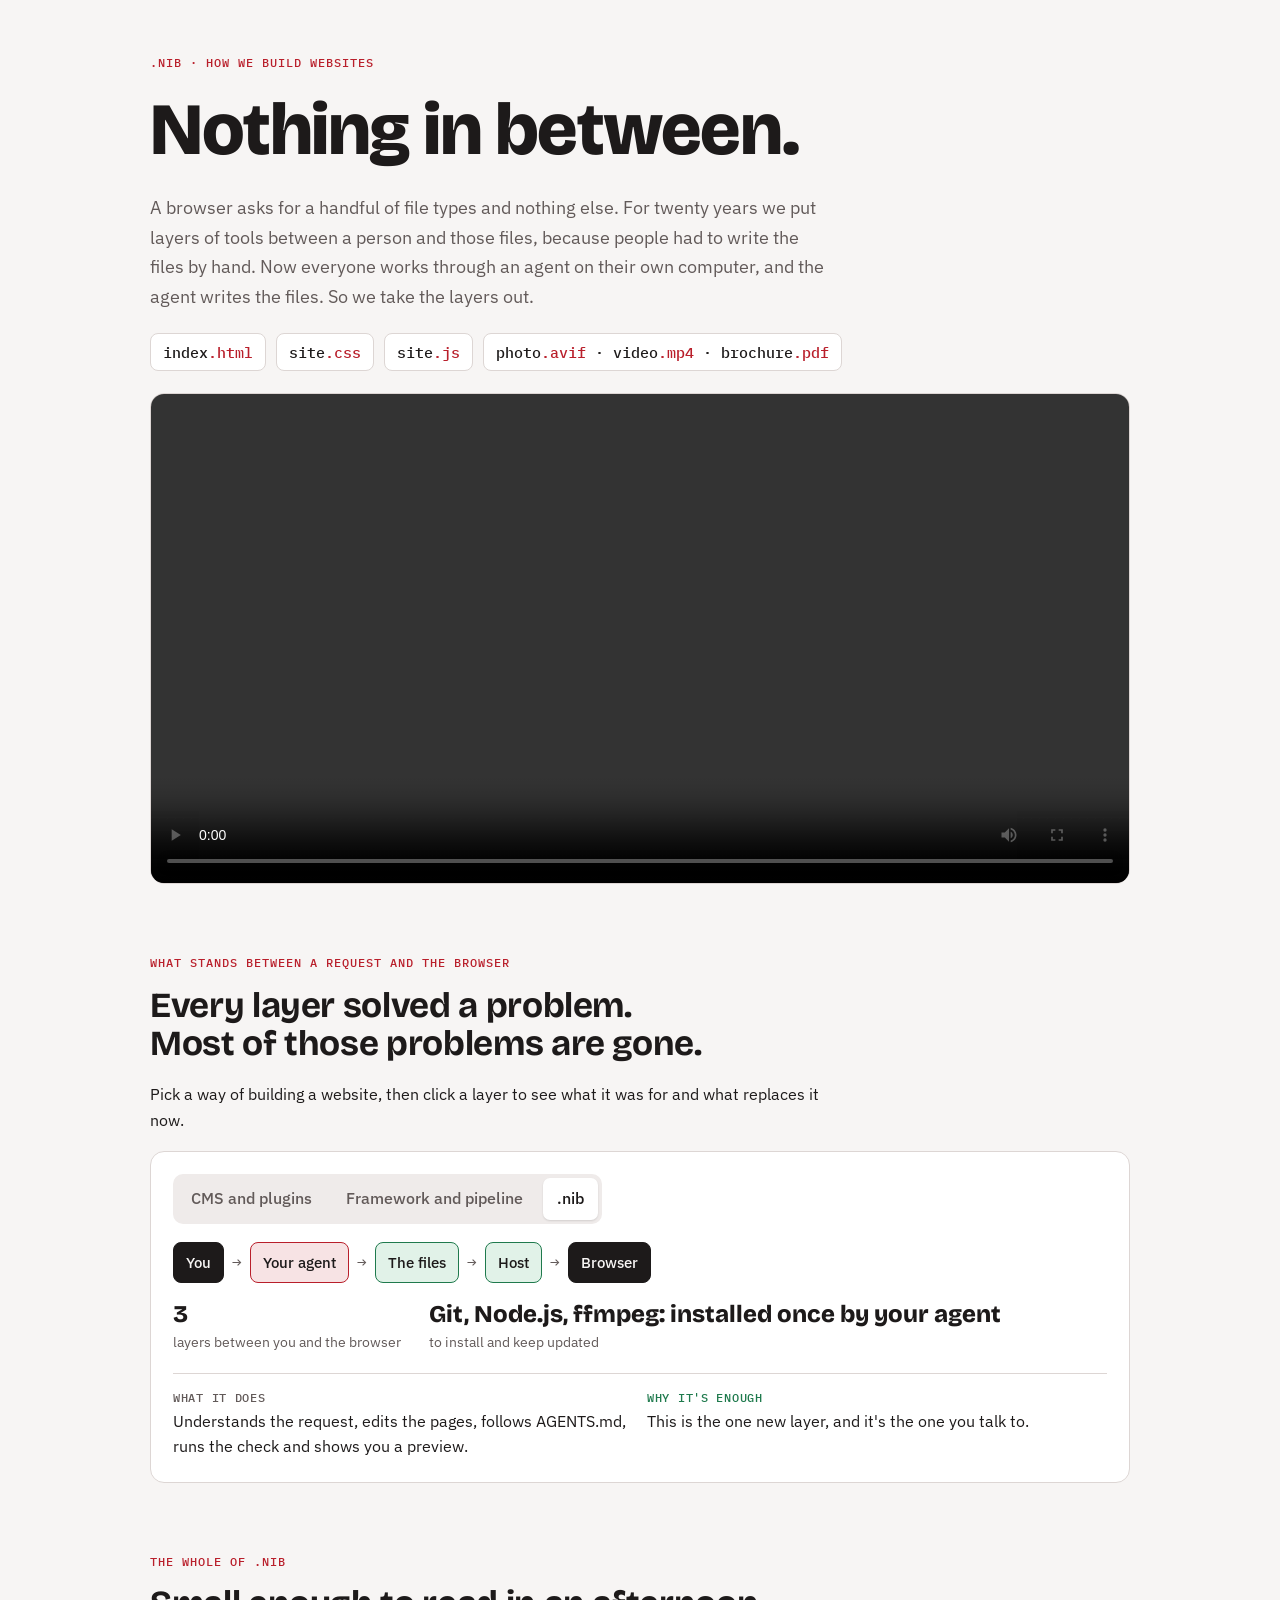
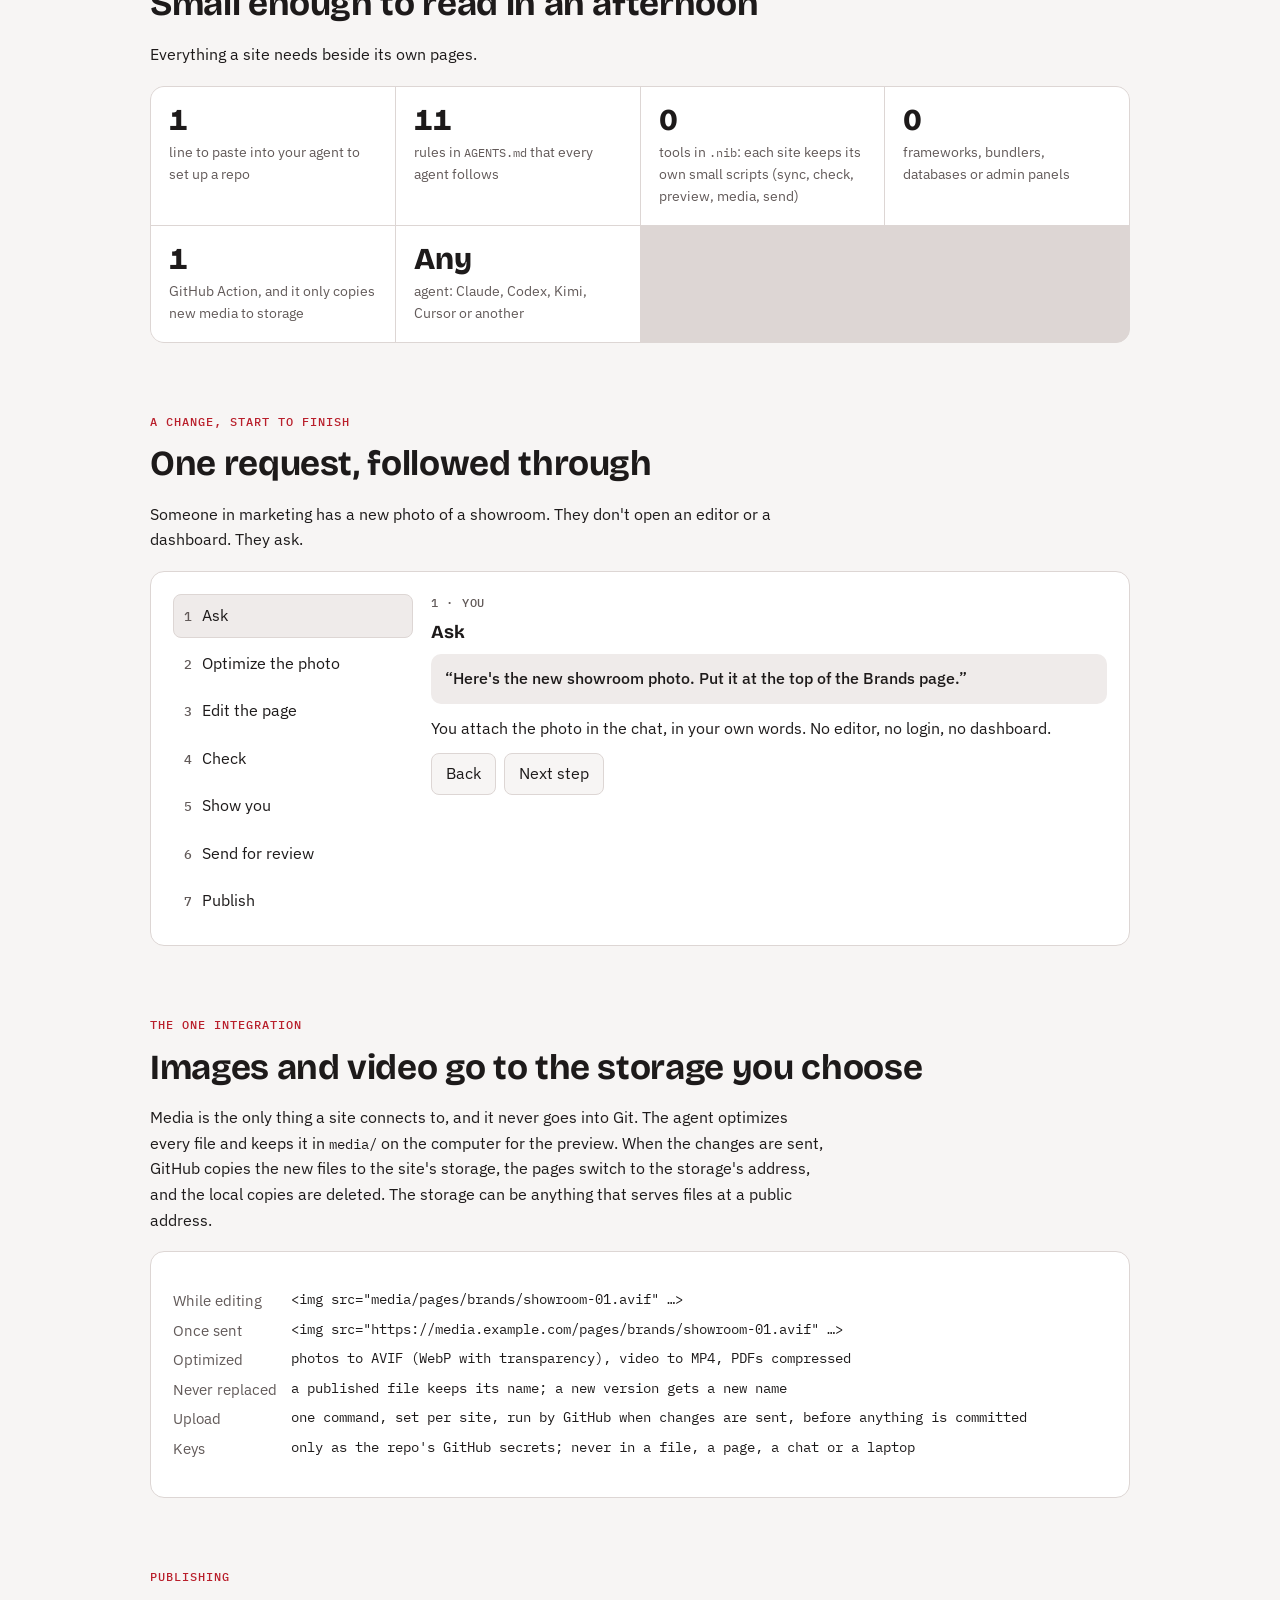
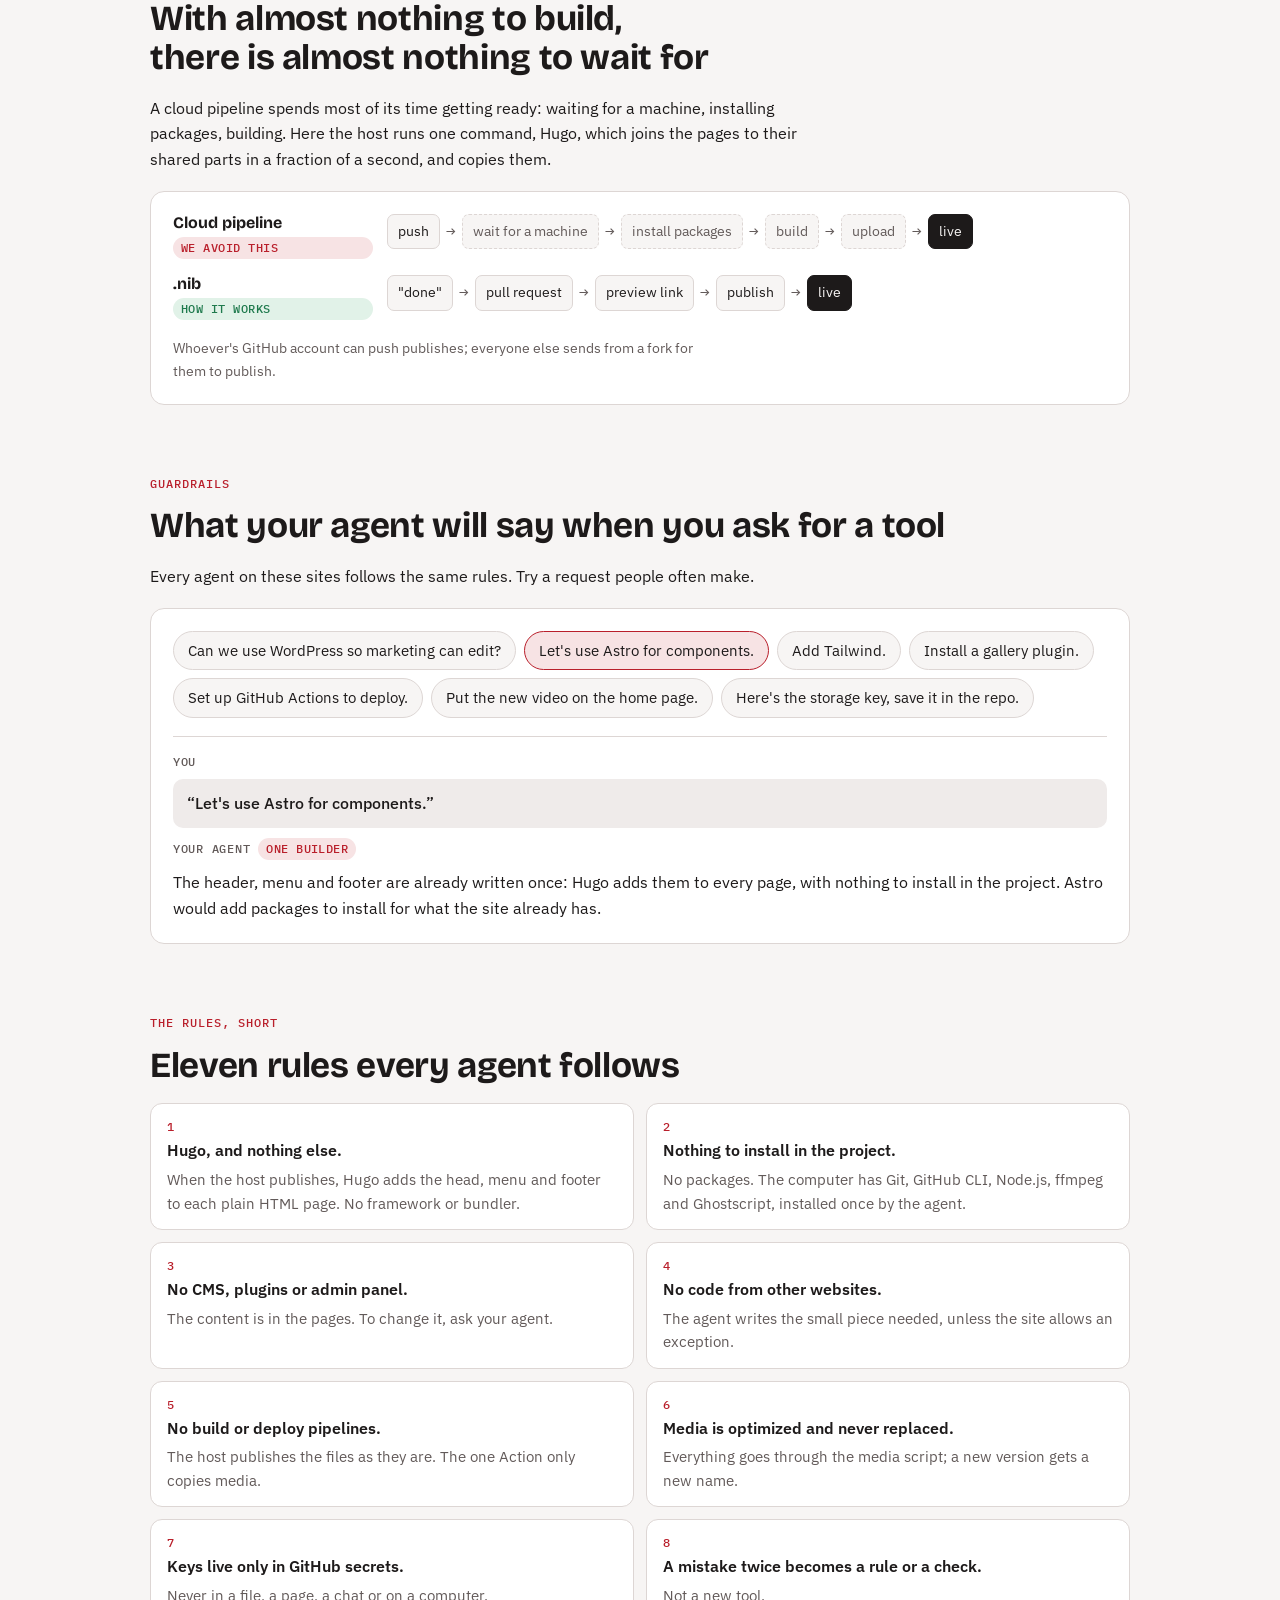
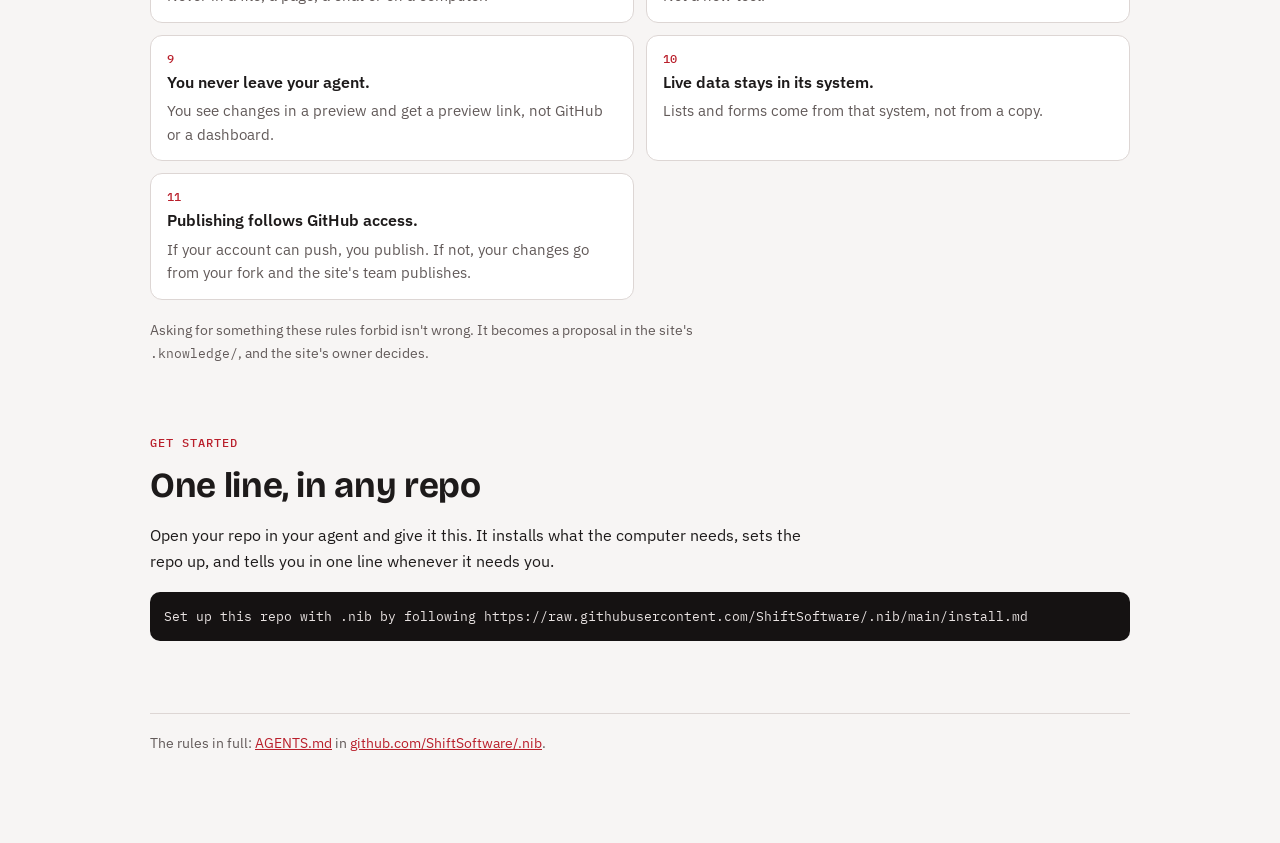
<file: guide/index.html>
<!doctype html>
<html lang="en">
<head>
<meta charset="utf-8">
<meta name="viewport" content="width=device-width, initial-scale=1">
<title>Nothing in Between</title>
<link rel="preconnect" href="https://fonts.googleapis.com">
<link rel="preconnect" href="https://fonts.gstatic.com" crossorigin>
<link rel="stylesheet" href="https://fonts.googleapis.com/css2?family=Bricolage+Grotesque:opsz,wght@12..96,500;12..96,700;12..96,800&family=IBM+Plex+Sans:wght@400;500;600&family=IBM+Plex+Mono:wght@400;500&display=swap">
<style>
/* Layout: one reading column with wide "figure" panels; each section is one idea with one interaction. */
:root{
  --bg:#f7f5f4; --surface:#ffffff; --sunk:#efebea; --line:#ddd6d4;
  --fg:#1d1a1a; --muted:#625a59; --accent:#b91f2b; --accent-soft:#f7e3e4;
  --ok:#1f7a4d; --ok-soft:#e1f2e8; --warn:#9a6200; --warn-soft:#fbefd9; --plan:#3b5bab; --plan-soft:#e4eaf8;
  --display:"Bricolage Grotesque",ui-sans-serif,system-ui,sans-serif;
  --body:"IBM Plex Sans",ui-sans-serif,system-ui,-apple-system,"Segoe UI",sans-serif;
  --mono:"IBM Plex Mono",ui-monospace,Consolas,monospace;
}
@media (prefers-color-scheme:dark){:root:not([data-theme="light"]){
  --bg:#161313; --surface:#201c1c; --sunk:#2a2525; --line:#3a3333;
  --fg:#f1ecec; --muted:#b2a8a7; --accent:#ec5a63; --accent-soft:#3d1c1f;
  --ok:#5fcf93; --ok-soft:#173226; --warn:#e8b25a; --warn-soft:#382a12; --plan:#8fa8ec; --plan-soft:#1d2540; color-scheme:dark}}
:root[data-theme="dark"]{
  --bg:#161313; --surface:#201c1c; --sunk:#2a2525; --line:#3a3333;
  --fg:#f1ecec; --muted:#b2a8a7; --accent:#ec5a63; --accent-soft:#3d1c1f;
  --ok:#5fcf93; --ok-soft:#173226; --warn:#e8b25a; --warn-soft:#382a12; --plan:#8fa8ec; --plan-soft:#1d2540; color-scheme:dark}
*{box-sizing:border-box}
body{background:var(--bg);color:var(--fg);font:16px/1.6 var(--body);
  padding-left:max(16px,env(safe-area-inset-left,0px));padding-right:max(16px,env(safe-area-inset-right,0px))}
.wrap{max-width:980px;margin:0 auto;padding-block:48px 80px;display:flex;flex-direction:column;gap:72px}
h1,h2,h3{font-family:var(--display);text-wrap:balance;margin:0;line-height:1.1}
h1{font-size:clamp(2.6rem,7vw,4.6rem);font-weight:800;letter-spacing:-.02em}
h2{font-size:clamp(1.6rem,3.6vw,2.2rem);font-weight:700;letter-spacing:-.01em}
h3{font-size:1.15rem;font-weight:700}
p{margin:0;max-width:68ch}
code,.mono{font-family:var(--mono);font-size:.88em}
.eyebrow{font:500 .78rem/1 var(--mono);letter-spacing:.08em;text-transform:uppercase;color:var(--accent)}
.lede{font-size:1.15rem;color:var(--muted);max-width:62ch}
section{display:flex;flex-direction:column;gap:18px}
.figure{background:var(--surface);border:1px solid var(--line);border-radius:14px;padding:22px;display:flex;flex-direction:column;gap:18px}
button{font:inherit;color:inherit;cursor:pointer}
button:focus-visible,a:focus-visible{outline:2px solid var(--accent);outline-offset:2px}
a{color:var(--accent)}

/* hero files */
.hero{display:flex;flex-direction:column;gap:22px}
.files{display:flex;flex-wrap:wrap;gap:10px}
.file{font:500 .95rem var(--mono);padding:8px 12px;border-radius:8px;background:var(--surface);border:1px solid var(--line)}
.file b{color:var(--accent);font-weight:500}

/* tabs */
.tabs{display:flex;flex-wrap:wrap;gap:6px;background:var(--sunk);padding:4px;border-radius:10px;align-self:flex-start}
.tabs button{border:0;background:transparent;padding:8px 14px;border-radius:7px;font-weight:500;color:var(--muted)}
.tabs button[aria-selected="true"]{background:var(--surface);color:var(--fg);box-shadow:0 1px 2px rgba(0,0,0,.12)}

/* chain */
.chain{display:flex;flex-wrap:wrap;align-items:center;gap:8px}
.node{border:1px solid var(--line);background:var(--bg);border-radius:8px;padding:8px 12px;font-size:.92rem;font-weight:500;text-align:start}
.node.end{background:var(--fg);color:var(--bg);border-color:var(--fg);cursor:default}
.node.layer:hover{border-color:var(--accent)}
.node.layer[aria-pressed="true"]{border-color:var(--accent);background:var(--accent-soft)}
.node.agent{border-color:var(--ok);background:var(--ok-soft)}
.arrow{color:var(--muted);font-family:var(--mono)}
.counts{display:flex;flex-wrap:wrap;gap:28px}
.count{min-width:0}.count b{display:block;font:800 1.5rem/1.15 var(--display);font-variant-numeric:tabular-nums}
.count span{font-size:.85rem;color:var(--muted)}
.explain{display:grid;grid-template-columns:1fr 1fr;gap:14px;border-top:1px solid var(--line);padding-top:16px}
.explain > div{min-width:0;display:flex;flex-direction:column;gap:4px}
.explain .k{font:500 .75rem var(--mono);letter-spacing:.06em;text-transform:uppercase;color:var(--muted)}
.explain .now .k{color:var(--ok)}
.hint{color:var(--muted);font-size:.9rem}

/* numbers */
.stats{display:grid;grid-template-columns:repeat(4,minmax(0,1fr));gap:1px;background:var(--line);border:1px solid var(--line);border-radius:14px;overflow:hidden}
.stat{background:var(--surface);padding:18px;display:flex;flex-direction:column;gap:4px;min-width:0}
.stat b{font:800 1.9rem/1.05 var(--display);font-variant-numeric:tabular-nums}
.stat span{font-size:.86rem;color:var(--muted)}

/* stepper */
.steps{display:grid;grid-template-columns:240px minmax(0,1fr);gap:18px}
.steplist{display:flex;flex-direction:column;gap:4px;margin:0;padding:0;list-style:none}
.steplist button{width:100%;text-align:start;border:1px solid transparent;background:transparent;border-radius:8px;padding:8px 10px;display:flex;gap:10px;align-items:baseline}
.steplist button .n{font:500 .8rem var(--mono);color:var(--muted)}
.steplist button[aria-current="step"]{background:var(--sunk);border-color:var(--line)}
.stepbody{display:flex;flex-direction:column;gap:12px;min-width:0}
.who{font:500 .78rem var(--mono);text-transform:uppercase;letter-spacing:.06em;color:var(--muted)}
.say{background:var(--sunk);border-radius:10px;padding:12px 14px;font-weight:500}
.term{background:#151212;color:#e9e3e2;border-radius:10px;padding:14px;font:.84rem/1.55 var(--mono);overflow-x:auto;white-space:pre}
.term .c{color:#9b908f}.term .g{color:#6fd39d}.term .r{color:#ff8a92}
.stepnav{display:flex;gap:8px}
.stepnav button{border:1px solid var(--line);background:var(--bg);border-radius:8px;padding:7px 14px}

/* pills */
.pill{display:inline-block;font:500 .72rem/1 var(--mono);letter-spacing:.04em;text-transform:uppercase;padding:5px 8px;border-radius:99px;white-space:nowrap}
.pill.done{background:var(--ok-soft);color:var(--ok)}
.pill.build{background:var(--plan-soft);color:var(--plan)}
.pill.explore{background:var(--warn-soft);color:var(--warn)}
.pill.no{background:var(--accent-soft);color:var(--accent)}

/* media */
.media{display:grid;grid-template-columns:minmax(0,1fr) minmax(0,1fr);gap:18px}
.media > div{min-width:0;display:flex;flex-direction:column;gap:10px}
.kv{display:grid;grid-template-columns:auto minmax(0,1fr);gap:6px 14px;font-size:.92rem}
.kv dt{color:var(--muted)} .kv dd{margin:0;font-family:var(--mono);font-size:.85rem;overflow-wrap:anywhere}
.same{color:var(--ok);font-weight:600}

/* release lanes */
.lanes{display:flex;flex-direction:column;gap:16px}
.lane{display:grid;grid-template-columns:200px minmax(0,1fr);gap:14px;align-items:start}
.lane-head{display:flex;flex-direction:column;gap:6px}
.lane-head h3{font-size:1rem}
.track{display:flex;flex-wrap:wrap;gap:6px;align-items:center}
.box{font-size:.85rem;padding:6px 10px;border-radius:7px;border:1px solid var(--line);background:var(--bg)}
.box.slow{border-style:dashed;color:var(--muted)}
.box.live{background:var(--fg);color:var(--bg);border-color:var(--fg)}
.qs{margin:0;padding-inline-start:20px;display:flex;flex-direction:column;gap:6px}

/* ask the agent */
.asks{display:flex;flex-wrap:wrap;gap:8px}
.asks button{border:1px solid var(--line);background:var(--bg);border-radius:99px;padding:7px 14px;font-size:.92rem}
.asks button[aria-pressed="true"]{border-color:var(--accent);background:var(--accent-soft)}
.reply{display:flex;flex-direction:column;gap:10px;border-top:1px solid var(--line);padding-top:16px}
.reply p{max-width:none}

/* rules */
.rules{display:grid;grid-template-columns:repeat(2,minmax(0,1fr));gap:12px;margin:0;padding:0;list-style:none;counter-reset:r}
.rules li{background:var(--surface);border:1px solid var(--line);border-radius:12px;padding:14px 16px;display:flex;flex-direction:column;gap:4px;counter-increment:r;min-width:0}
.rules li::before{content:counter(r);font:500 .78rem var(--mono);color:var(--accent)}
.rules li b{font-weight:600}
.rules li span{color:var(--muted);font-size:.92rem}

/* status */
.status{width:100%;border-collapse:collapse;font-size:.94rem}
.status td{padding:10px 8px;border-top:1px solid var(--line);vertical-align:top}
.status td:first-child{font-weight:600;width:28%}
.status td:last-child{width:1%;text-align:end}
.tablewrap{overflow-x:auto}
footer{color:var(--muted);font-size:.88rem;border-top:1px solid var(--line);padding-top:18px}

@media (max-width:720px){
  .explain,.media{grid-template-columns:1fr}
  .stats{grid-template-columns:repeat(2,minmax(0,1fr))}
  .steps{grid-template-columns:1fr}
  .steplist{flex-direction:row;flex-wrap:wrap}
  .steplist button{width:auto}
  .steplist button .t{display:none}
  .lane{grid-template-columns:1fr}
  .rules{grid-template-columns:1fr}
}
@media (prefers-reduced-motion:no-preference){
  .node,.tabs button,.asks button,.steplist button{transition:background .15s,border-color .15s}
}
</style>
</head>
<body>
<div class="wrap">

<header class="hero">
  <span class="eyebrow">.nib · how we build websites</span>
  <h1>Nothing in between.</h1>
  <p class="lede">A browser asks for a handful of file types and nothing else. For twenty years we put layers of tools between a person and those files, because people had to write the files by hand. Now everyone works through an agent on their own computer, and the agent writes the files. So we take the layers out.</p>
  <div class="files" aria-label="What a browser asks for">
    <span class="file">index<b>.html</b></span>
    <span class="file">site<b>.css</b></span>
    <span class="file">site<b>.js</b></span>
    <span class="file">photo<b>.avif</b> · video<b>.mp4</b> · brochure<b>.pdf</b></span>
  </div>
  <video src="nib-explainer.mp4" controls playsinline preload="metadata" width="1280" height="720" style="width:100%;height:auto;border-radius:14px;border:1px solid var(--line)"></video>
</header>

<section aria-labelledby="s-layers">
  <span class="eyebrow">What stands between a request and the browser</span>
  <h2 id="s-layers">Every layer solved a problem. Most of those problems are gone.</h2>
  <p>Pick a way of building a website, then click a layer to see what it was for and what replaces it now.</p>
  <div class="figure">
    <div class="tabs" role="tablist" aria-label="Ways of building a website">
      <button role="tab" aria-selected="false" data-era="wp">CMS and plugins</button>
      <button role="tab" aria-selected="false" data-era="fw">Framework and pipeline</button>
      <button role="tab" aria-selected="true" data-era="ag">.nib</button>
    </div>
    <div class="chain" id="chain" aria-live="polite"></div>
    <div class="counts" id="counts"></div>
    <div class="explain" id="explain"></div>
  </div>
</section>

<section aria-labelledby="s-numbers">
  <span class="eyebrow">The whole of .nib</span>
  <h2 id="s-numbers">Small enough to read in an afternoon</h2>
  <p>Everything a site needs beside its own pages.</p>
  <div class="stats">
    <div class="stat"><b>1</b><span>line to paste into your agent to set up a repo</span></div>
    <div class="stat"><b>11</b><span>rules in <code>AGENTS.md</code> that every agent follows</span></div>
    <div class="stat"><b>0</b><span>tools in <code>.nib</code>: each site keeps its own small scripts (sync, check, preview, media, send)</span></div>
    <div class="stat"><b>0</b><span>frameworks, bundlers, databases or admin panels</span></div>
    <div class="stat"><b>1</b><span>GitHub Action, and it only copies new media to storage</span></div>
    <div class="stat"><b>Any</b><span>agent: Claude, Codex, Kimi, Cursor or another</span></div>
  </div>
</section>

<section aria-labelledby="s-change">
  <span class="eyebrow">A change, start to finish</span>
  <h2 id="s-change">One request, followed through</h2>
  <p>Someone in marketing has a new photo of a showroom. They don't open an editor or a dashboard. They ask.</p>
  <div class="figure">
    <div class="steps">
      <ol class="steplist" id="steplist"></ol>
      <div class="stepbody" id="stepbody" aria-live="polite"></div>
    </div>
  </div>
</section>

<section aria-labelledby="s-media">
  <span class="eyebrow">The one integration</span>
  <h2 id="s-media">Images and video go to the storage you choose</h2>
  <p>Media is the only thing a site connects to, and it never goes into Git. The agent optimizes every file and keeps it in <code>media/</code> on the computer for the preview. When the changes are sent, GitHub copies the new files to the site's storage, the pages switch to the storage's address, and the local copies are deleted. The storage can be anything that serves files at a public address.</p>
  <div class="figure">
    <dl class="kv">
      <dt>While editing</dt><dd>&lt;img src="media/pages/brands/showroom-01.avif" …&gt;</dd>
      <dt>Once sent</dt><dd>&lt;img src="https://media.example.com/pages/brands/showroom-01.avif" …&gt;</dd>
      <dt>Optimized</dt><dd>photos to AVIF (WebP with transparency), video to MP4, PDFs compressed</dd>
      <dt>Never replaced</dt><dd>a published file keeps its name; a new version gets a new name</dd>
      <dt>Upload</dt><dd>one command, set per site, run by GitHub when changes are sent, before anything is committed</dd>
      <dt>Keys</dt><dd>only as the repo's GitHub secrets; never in a file, a page, a chat or a laptop</dd>
    </dl>
  </div>
</section>

<section aria-labelledby="s-release">
  <span class="eyebrow">Publishing</span>
  <h2 id="s-release">With almost nothing to build, there is almost nothing to wait for</h2>
  <p>A cloud pipeline spends most of its time getting ready: waiting for a machine, installing packages, building. Here the host runs one command, Hugo, which joins the pages to their shared parts in a fraction of a second, and copies them.</p>
  <div class="figure lanes">
    <div class="lane">
      <div class="lane-head"><h3>Cloud pipeline</h3><span class="pill no">we avoid this</span></div>
      <div class="track">
        <span class="box">push</span><span class="arrow">→</span>
        <span class="box slow">wait for a machine</span><span class="arrow">→</span>
        <span class="box slow">install packages</span><span class="arrow">→</span>
        <span class="box slow">build</span><span class="arrow">→</span>
        <span class="box slow">upload</span><span class="arrow">→</span>
        <span class="box live">live</span>
      </div>
    </div>
    <div class="lane">
      <div class="lane-head"><h3>.nib</h3><span class="pill done">how it works</span></div>
      <div class="track">
        <span class="box">"done"</span><span class="arrow">→</span>
        <span class="box">pull request</span><span class="arrow">→</span>
        <span class="box">preview link</span><span class="arrow">→</span>
        <span class="box">publish</span><span class="arrow">→</span>
        <span class="box live">live</span>
      </div>
    </div>
    <p class="hint">Whoever's GitHub account can push publishes; everyone else sends from a fork for them to publish.</p>
  </div>
</section>

<section aria-labelledby="s-ask">
  <span class="eyebrow">Guardrails</span>
  <h2 id="s-ask">What your agent will say when you ask for a tool</h2>
  <p>Every agent on these sites follows the same rules. Try a request people often make.</p>
  <div class="figure">
    <div class="asks" id="asks"></div>
    <div class="reply" id="reply" aria-live="polite"></div>
  </div>
</section>

<section aria-labelledby="s-rules">
  <span class="eyebrow">The rules, short</span>
  <h2 id="s-rules">Eleven rules every agent follows</h2>
  <ol class="rules">
    <li><b>Hugo, and nothing else.</b><span>When the host publishes, Hugo adds the head, menu and footer to each plain HTML page. No framework or bundler.</span></li>
    <li><b>Nothing to install in the project.</b><span>No packages. The computer has Git, GitHub CLI, Node.js, ffmpeg and Ghostscript, installed once by the agent.</span></li>
    <li><b>No CMS, plugins or admin panel.</b><span>The content is in the pages. To change it, ask your agent.</span></li>
    <li><b>No code from other websites.</b><span>The agent writes the small piece needed, unless the site allows an exception.</span></li>
    <li><b>No build or deploy pipelines.</b><span>The host publishes the files as they are. The one Action only copies media.</span></li>
    <li><b>Media is optimized and never replaced.</b><span>Everything goes through the media script; a new version gets a new name.</span></li>
    <li><b>Keys live only in GitHub secrets.</b><span>Never in a file, a page, a chat or on a computer.</span></li>
    <li><b>A mistake twice becomes a rule or a check.</b><span>Not a new tool.</span></li>
    <li><b>You never leave your agent.</b><span>You see changes in a preview and get a preview link, not GitHub or a dashboard.</span></li>
    <li><b>Live data stays in its system.</b><span>Lists and forms come from that system, not from a copy.</span></li>
    <li><b>Publishing follows GitHub access.</b><span>If your account can push, you publish. If not, your changes go from your fork and the site's team publishes.</span></li>
  </ol>
  <p class="hint">Asking for something these rules forbid isn't wrong. It becomes a proposal in the site's <code>.knowledge/</code>, and the site's owner decides.</p>
</section>

<section aria-labelledby="s-start">
  <span class="eyebrow">Get started</span>
  <h2 id="s-start">One line, in any repo</h2>
  <p>Open your repo in your agent and give it this. It installs what the computer needs, sets the repo up, and tells you in one line whenever it needs you.</p>
  <div class="term">Set up this repo with .nib by following https://raw.githubusercontent.com/ShiftSoftware/.nib/main/install.md</div>
</section>

<footer>The rules in full: <a href="https://github.com/ShiftSoftware/.nib/blob/main/AGENTS.md">AGENTS.md</a> in <a href="https://github.com/ShiftSoftware/.nib">github.com/ShiftSoftware/.nib</a>.</footer>
</div>

<script>
(function(){
  const ERAS = {
    wp: {
      chain: [
        {t:"You", end:true},
        {t:"Admin login", why:"Let people who can't write code edit the site safely.", now:"You ask your agent. Access is your GitHub access: only accounts that can push publish."},
        {t:"Page builder", why:"Let people lay out pages without writing HTML.", now:"The agent writes the HTML, using the site's own components, so pages stay consistent."},
        {t:"Theme", why:"Give every page the same look without repeating it by hand.", now:"One stylesheet, and one file each for the head, the menu and the footer, which Hugo adds to every page."},
        {t:"Plugins", why:"Add features (SEO, galleries, forms, caching, security) without writing code.", now:"The agent writes the few lines a feature needs. No plugins to update, and none to be hacked through."},
        {t:"Server code", why:"Assemble each page on the server when someone asks for it.", now:"Pages are already whole files. Nothing runs on the server."},
        {t:"Database", why:"Store content so the admin panel can edit it.", now:"Content is in the pages, in Git, with the full history of every change."},
        {t:"Server and cache", why:"Run the code and the database, and cache the result so it's fast.", now:"A static host serves the files from close to the visitor. There is nothing to run or patch."},
        {t:"Browser", end:true}
      ],
      tools:"Server · database · CMS · theme · plugins"
    },
    fw: {
      chain: [
        {t:"You", end:true},
        {t:"A developer", why:"Only a developer can work the toolchain below.", now:"Everyone has an agent that does the developer's typing, for a developer and a non-developer alike."},
        {t:"Content files or headless CMS", why:"Keep text apart from code so non-developers can edit it.", now:"The text is in the pages. Splitting it out adds a second place to change for every new design."},
        {t:"Components", why:"Write the header once and reuse it, so it's never repeated by hand.", now:"The head, the menu and the footer are written once, in plain HTML, and Hugo adds them to every page. Everything else stays in the page."},
        {t:"npm packages", why:"Reuse code others wrote instead of writing it.", now:"Hundreds of packages to update and trust, to save a few lines the agent writes in seconds."},
        {t:"The build", why:"Compile, bundle and optimise many source files into what the browser wants.", now:"We write what the browser wants in the first place. The only building is Hugo joining each page to the shared parts, in a fraction of a second."},
        {t:"Cloud pipeline", why:"Build in a clean, shared place, not on one person's laptop.", now:"No pipeline of our own. When a change is merged, the host runs Hugo and copies the pages."},
        {t:"Hosting", why:"Serve the built files.", now:"Still here. The host serves our files as they are."},
        {t:"Browser", end:true}
      ],
      tools:"Node.js · framework · hundreds of packages · pipeline"
    },
    ag: {
      chain: [
        {t:"You", end:true},
        {t:"Your agent", agent:true, why:"Understands the request, edits the pages, follows AGENTS.md, runs the check and shows you a preview.", now:"This is the one new layer, and it's the one you talk to."},
        {t:"The files", agent:true, why:"One plain HTML file per page, with CSS and JavaScript, as the browser gets them once the shared head, menu and footer are added.", now:"What is in the repo is what you see on the site. Images and video are in the site's storage."},
        {t:"Host", agent:true, why:"The site's host serves the files, from wherever the site chooses.", now:"Copies the files when a change is merged, and gives every branch a preview link. Its only build is Hugo."},
        {t:"Browser", end:true}
      ],
      tools:"Git, Node.js, ffmpeg: installed once by your agent"
    }
  };
  const chain = document.getElementById("chain"), counts = document.getElementById("counts"), explain = document.getElementById("explain");
  let era = "ag";
  function showLayer(i){
    const l = ERAS[era].chain[i];
    chain.querySelectorAll(".layer").forEach(b => b.setAttribute("aria-pressed", String(+b.dataset.i === i)));
    explain.innerHTML = `<div><span class="k">${era==="ag"?"What it does":"What it was for"}</span><p>${l.why}</p></div><div class="now"><span class="k">${era==="ag"?"Why it's enough":"Now"}</span><p>${l.now}</p></div>`;
  }
  function render(){
    const e = ERAS[era];
    chain.innerHTML = e.chain.map((l,i) => {
      const arrow = i < e.chain.length-1 ? '<span class="arrow" aria-hidden="true">→</span>' : '';
      if (l.end) return `<span class="node end">${l.t}</span>${arrow}`;
      return `<button class="node layer${l.agent?" agent":""}" data-i="${i}" aria-pressed="false">${l.t}</button>${arrow}`;
    }).join("");
    const layers = e.chain.filter(l => !l.end).length;
    counts.innerHTML = `<div class="count"><b>${layers}</b><span>layers between you and the browser</span></div><div class="count"><b>${e.tools}</b><span>to install and keep updated</span></div>`;
    chain.querySelectorAll(".layer").forEach(b => b.addEventListener("click", () => showLayer(+b.dataset.i)));
    showLayer(e.chain.findIndex(l => !l.end));
    document.querySelectorAll("[data-era]").forEach(b => b.setAttribute("aria-selected", String(b.dataset.era === era)));
  }
  document.querySelectorAll("[data-era]").forEach(b => b.addEventListener("click", () => { era = b.dataset.era; render(); }));
  render();

  const STEPS = [
    {t:"Ask", who:"You", say:"Here's the new showroom photo. Put it at the top of the Brands page.", body:"You attach the photo in the chat, in your own words. No editor, no login, no dashboard."},
    {t:"Optimize the photo", who:"Your agent", body:"The media script turns whatever you give it into a small, modern file at the size the site allows, and refuses a name that is already taken.", term:`<span class="c">$</span> node scripts/media.mjs showroom.jpg pages/brands showroom-01\n<span class="c"># 4032 × 3024, 3.8 MB  →  1600 × 1200, 96 KB</span>\n&lt;img src="media/pages/brands/showroom-01.avif" width="1600" height="1200" …&gt;`},
    {t:"Edit the page", who:"Your agent", body:"It finds the place by searching for the text, adds the image with a description and its real size, and touches nothing else.", term:`<span class="c">&lt;!-- brands.html --&gt;</span>\n&lt;img src="media/pages/brands/showroom-01.avif"\n     alt="The new showroom" width="1600" height="1200"&gt;`},
    {t:"Check", who:"Your agent", body:"The check builds the pages and runs in a second over every one: links, images, search tags, media. If something is wrong, the agent fixes it before you see anything.", term:`<span class="c">$</span> node scripts/check.mjs\n<span class="g">12 pages checked: 0 errors, 0 warnings.</span>`},
    {t:"Show you", who:"Your agent", body:"The agent opens the page in the local preview. You look, and ask for changes if you want them.", say:"Looks good, I'm done."},
    {t:"Send for review", who:"Your agent", body:"Only now, because you said you're done: one command has GitHub copy the new photo to the storage, then commits, opens a pull request, and waits for the host's preview link.", term:`<span class="c">$</span> node scripts/send.mjs "Add the showroom photo to Brands"\n<span class="g">SENT</span> https://github.com/…/pull/42\n<span class="g">PREVIEW</span> https://edit-showroom-photo.preview.example`},
    {t:"Publish", who:"You, or the site's team", body:"If your GitHub account can push, you say publish and the agent merges. If not, the site's team opens the preview link and publishes. The host runs Hugo, copies the files, and the change is live.", say:"Publish."}
  ];
  const steplist = document.getElementById("steplist"), stepbody = document.getElementById("stepbody");
  let step = 0;
  steplist.innerHTML = STEPS.map((s,i) => `<li><button data-s="${i}" aria-label="Step ${i+1}: ${s.t}"><span class="n">${i+1}</span><span class="t">${s.t}</span></button></li>`).join("");
  function showStep(i){
    step = i; const s = STEPS[i];
    steplist.querySelectorAll("button").forEach(b => { if (+b.dataset.s === i) b.setAttribute("aria-current","step"); else b.removeAttribute("aria-current"); });
    let html = `<span class="who">${i+1} · ${s.who}</span><h3>${s.t}</h3>`;
    if (i === 0) html += `<div class="say">“${s.say}”</div><p>${s.body}</p>`;
    else { html += `<p>${s.body}</p>`; if (s.term) html += `<div class="term">${s.term}</div>`; if (s.say) html += `<span class="who">You</span><div class="say">“${s.say}”</div>`; }
    html += `<div class="stepnav"><button data-go="-1" ${i===0?"disabled":""}>Back</button><button data-go="1" ${i===STEPS.length-1?"disabled":""}>Next step</button></div>`;
    stepbody.innerHTML = html;
    stepbody.querySelectorAll("[data-go]").forEach(b => b.addEventListener("click", () => showStep(step + +b.dataset.go)));
  }
  steplist.querySelectorAll("button").forEach(b => b.addEventListener("click", () => showStep(+b.dataset.s)));
  showStep(0);

  const ASKS = [
    {q:"Can we use WordPress so marketing can edit?", pill:'<span class="pill no">no, and here is why</span>', a:"Marketing can already edit: they ask their agent, see the change in a preview, and say when they're done. WordPress would add a server, a database, a theme and plugins to keep updated and secure, to give them an editor they no longer need."},
    {q:"Let's use Astro for components.", pill:'<span class="pill no">one builder</span>', a:"The header, menu and footer are already written once: Hugo adds them to every page, with nothing to install in the project. Astro would add packages to install for what the site already has."},
    {q:"Add Tailwind.", pill:'<span class="pill no">one builder</span>', a:"Tailwind needs a build of its own. site.css already has the colours, fonts and spacing as tokens. Tell me what you want to look different and I'll change the stylesheet."},
    {q:"Install a gallery plugin.", pill:'<span class="pill no">no code from other sites</span>', a:"A gallery is a grid of images and a few lines of script. I'll write it into site.css and site.js, so there's nothing to update and nothing that breaks when someone else changes their code."},
    {q:"Set up GitHub Actions to deploy.", pill:'<span class="pill no">no build or deploy pipelines</span>', a:"The host already runs the one build the site needs, Hugo, so a pipeline of our own would only add waiting. The host is connected to the repo: every branch gets a preview link, and a merge publishes."},
    {q:"Put the new video on the home page.", pill:'<span class="pill done">yes</span>', a:"I'll turn it into a small MP4, add it under a new name, and put it on the home page. If it's still over 25 MB, we link it from YouTube instead."},
    {q:"Here's the storage key, save it in the repo.", pill:'<span class="pill no">keys live in GitHub secrets</span>', a:"I won't put it in a file or this chat. Add it on the repo's GitHub secrets page under the name I give you; only the upload step on GitHub reads it."}
  ];
  const asks = document.getElementById("asks"), reply = document.getElementById("reply");
  asks.innerHTML = ASKS.map((x,i) => `<button data-a="${i}" aria-pressed="false">${x.q}</button>`).join("");
  function showAsk(i){
    const x = ASKS[i];
    asks.querySelectorAll("button").forEach(b => b.setAttribute("aria-pressed", String(+b.dataset.a === i)));
    reply.innerHTML = `<span class="who">You</span><div class="say">“${x.q}”</div><span class="who">Your agent ${x.pill}</span><p>${x.a}</p>`;
  }
  asks.querySelectorAll("button").forEach(b => b.addEventListener("click", () => showAsk(+b.dataset.a)));
  showAsk(1);
})();
</script>
</body>
</html>
</file>
